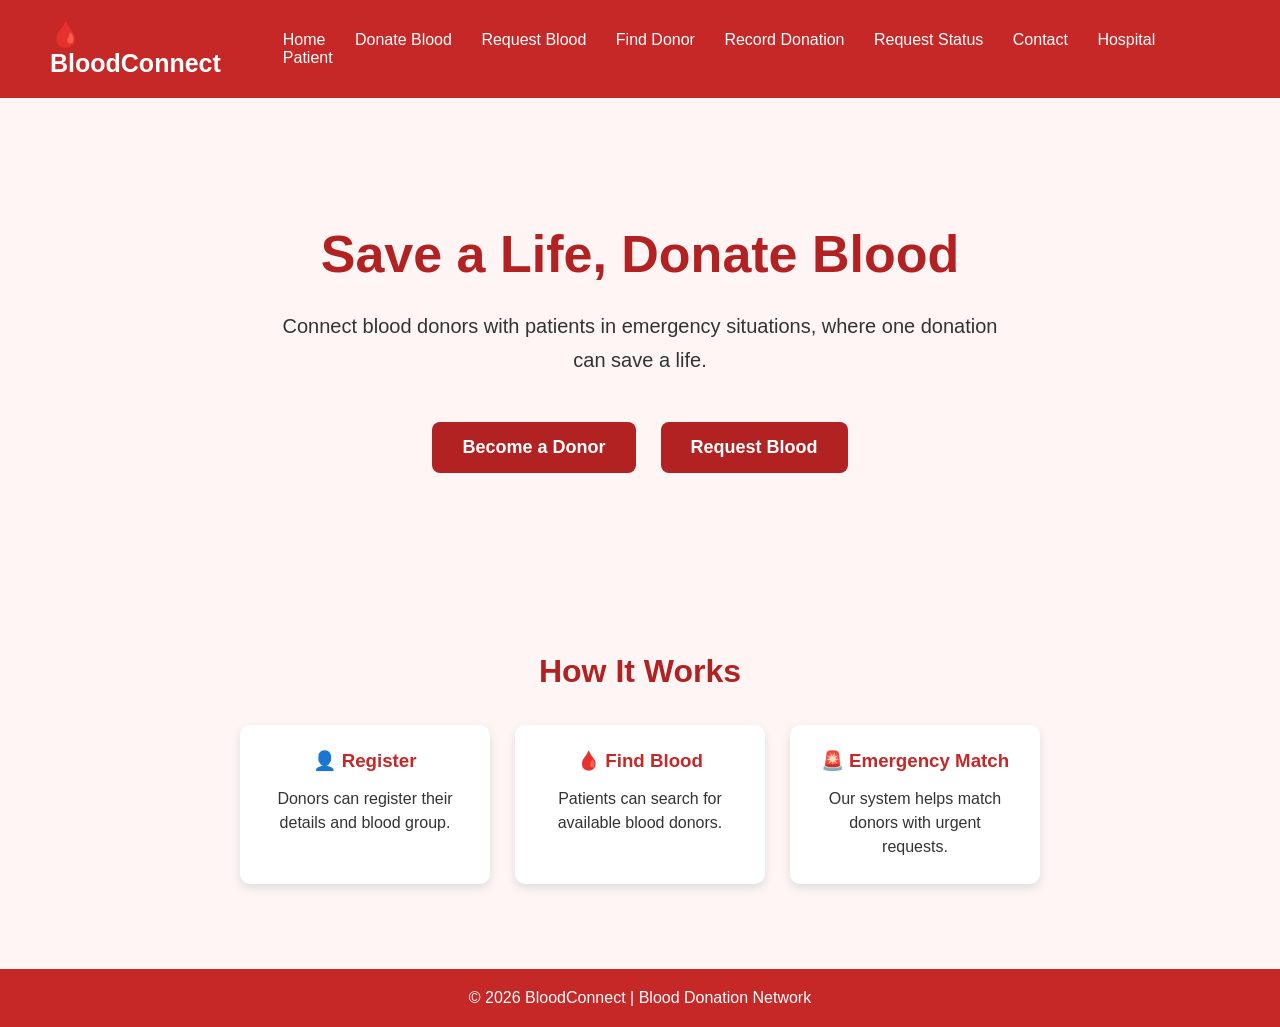
<file: BloodDonationNetwork/frontend/index.html>
<!DOCTYPE html>
<html lang="en">

<head>
    <meta charset="UTF-8">
    <meta name="viewport" content="width=device-width, initial-scale=1.0">

    <title>BloodConnect - Save a Life</title>

    <link rel="stylesheet" href="style.css">

    <style>

        .home-hero {
            min-height: 500px;
            display: flex;
            flex-direction: column;
            justify-content: center;
            align-items: center;
            text-align: center;
            padding: 60px 20px;
        }

        .home-hero h1 {
            font-size: 52px;
            margin-bottom: 25px;
            color: #b22222;
            font-weight: bold;
        }

        .home-hero p {
            font-size: 20px;
            max-width: 750px;
            line-height: 1.7;
            margin-bottom: 45px;
        }

        .home-buttons {
            display: flex;
            justify-content: center;
            gap: 25px;
        }

        .home-buttons a {
            display: inline-block;
            padding: 15px 30px;
            text-decoration: none;
            font-size: 18px;
            font-weight: bold;
            border-radius: 8px;
            background-color: #b22222;
            color: white;
        }

        .home-buttons a:hover {
            opacity: 0.85;
        }

        .how-section {
            text-align: center;
            padding: 55px 20px;
        }

        .how-section h2 {
            color: #b22222;
            font-size: 32px;
            margin-bottom: 35px;
        }

        .cards {
            display: flex;
            justify-content: center;
            gap: 25px;
            flex-wrap: wrap;
        }

        .card {
            width: 250px;
            padding: 25px;
        }

        @media (max-width: 700px) {

            .home-hero h1 {
                font-size: 38px;
            }

            .home-buttons {
                flex-direction: column;
                gap: 15px;
            }

        }

    </style>

</head>

<body>

<nav>

    <h2>🩸 BloodConnect</h2>

    <div class="nav-links">

        <a href="index.html">Home</a>
        <a href="donate.html">Donate Blood</a>
        <a href="request.html">Request Blood</a>
        <a href="find.html">Find Donor</a>
        <a href="donation.html">Record Donation</a>
        <a href="status.html">Request Status</a>
        <a href="contact.html">Contact</a>
        <a href="hospital.html">Hospital</a>
        <a href="patient.html">Patient</a>

    </div>

</nav>


<!-- HOME SECTION -->

<section class="home-hero">

    <h1>Save a Life, Donate Blood</h1>

    <p>
        Connect blood donors with patients in emergency situations,
        where one donation can save a life.
    </p>

    <div class="home-buttons">

        <a href="donate.html">Become a Donor</a>

        <a href="request.html">Request Blood</a>

    </div>

</section>


<!-- HOW IT WORKS -->

<section class="how-section">

    <h2>How It Works</h2>

    <div class="cards">

        <div class="card">

            <h3>👤 Register</h3>

            <p>
                Donors can register their details and blood group.
            </p>

        </div>


        <div class="card">

            <h3>🩸 Find Blood</h3>

            <p>
                Patients can search for available blood donors.
            </p>

        </div>


        <div class="card">

            <h3>🚨 Emergency Match</h3>

            <p>
                Our system helps match donors with urgent requests.
            </p>

        </div>

    </div>

</section>


<footer>

    <p>© 2026 BloodConnect | Blood Donation Network</p>

</footer>


</body>

</html>
</file>
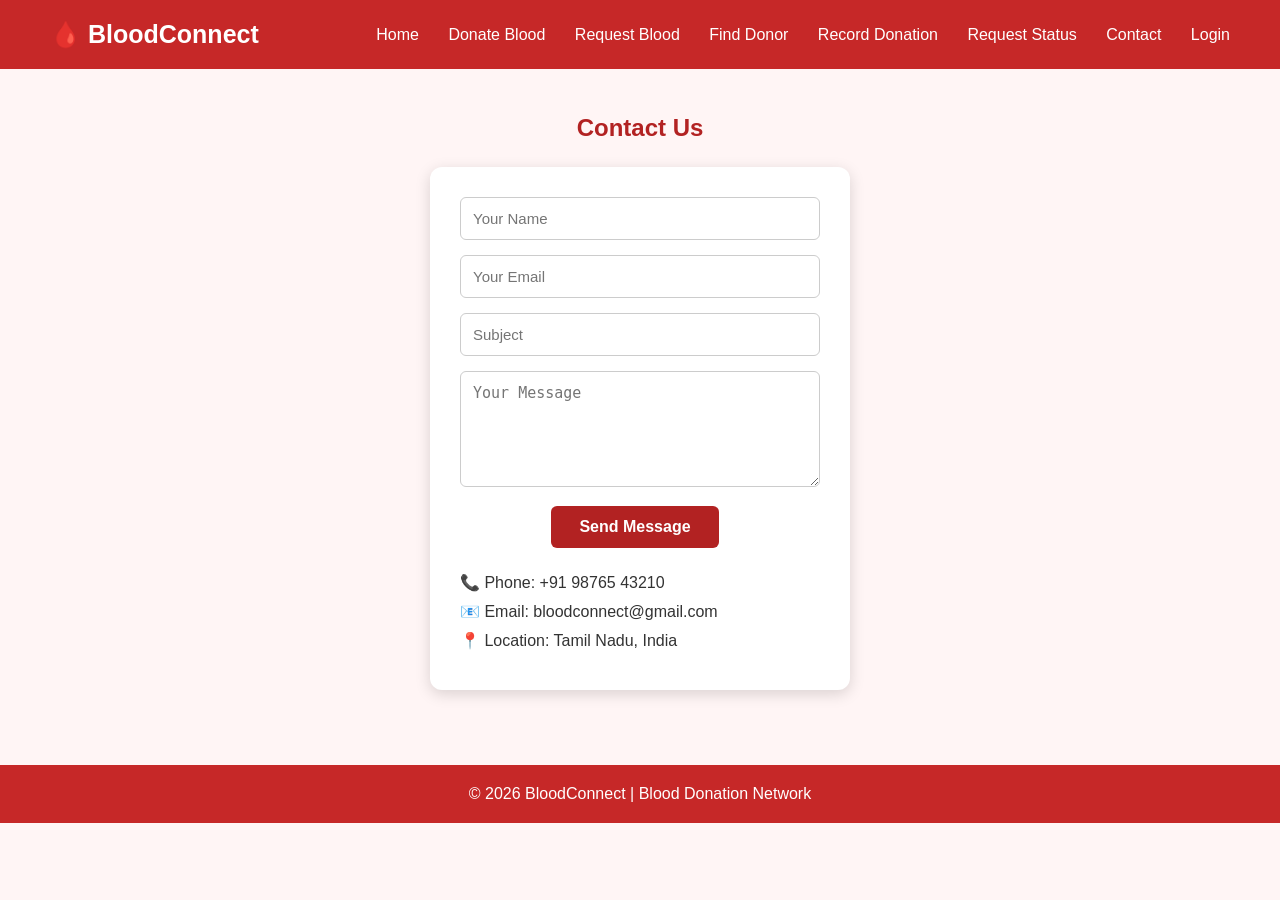
<file: BloodDonationNetwork/frontend/contact.html>
<!DOCTYPE html>
<html lang="en">

<head>

    <meta charset="UTF-8">
    <meta name="viewport" content="width=device-width, initial-scale=1.0">

    <title>Contact - BloodConnect</title>

    <link rel="stylesheet" href="style.css">

    <style>

        .contact-section {
            min-height: 600px;
            padding: 45px 20px;
            text-align: center;
        }

        .contact-section h2 {
            color: #b22222;
            margin-bottom: 25px;
        }

        .contact-card {
            width: 420px;
            max-width: 90%;
            margin: auto;
            padding: 30px;
            background: white;
            border-radius: 12px;
            box-shadow: 0 4px 15px rgba(0,0,0,0.15);
        }

        .contact-card input,
        .contact-card textarea {
            width: 100%;
            box-sizing: border-box;
            padding: 12px;
            margin-bottom: 15px;
            border: 1px solid #ccc;
            border-radius: 6px;
            font-size: 15px;
        }

        .contact-card textarea {
            resize: vertical;
        }

        .contact-card button {
            padding: 12px 28px;
            background: #b22222;
            color: white;
            border: none;
            border-radius: 6px;
            font-size: 16px;
            font-weight: bold;
            cursor: pointer;
        }

        .contact-card button:hover {
            opacity: 0.85;
        }

        .contact-info {
            margin-top: 25px;
            text-align: left;
        }

        .contact-info p {
            margin: 10px 0;
        }

    </style>

</head>


<body>

<nav>

    <h2>🩸 BloodConnect</h2>

    <div class="nav-links">

        <a href="index.html">Home</a>

        <a href="donate.html">Donate Blood</a>

        <a href="request.html">Request Blood</a>

        <a href="find.html">Find Donor</a>

        <a href="donation.html">Record Donation</a>

        <a href="status.html">Request Status</a>

        <a href="contact.html">Contact</a>

        <a href="login.html">Login</a>

    </div>

</nav>


<section class="contact-section">

    <h2>Contact Us</h2>

    <div class="contact-card">

        <form onsubmit="sendMessage(event)">

            <input
                type="text"
                id="name"
                placeholder="Your Name"
                required
            >

            <input
                type="email"
                id="email"
                placeholder="Your Email"
                required
            >

            <input
                type="text"
                id="subject"
                placeholder="Subject"
                required
            >

            <textarea
                id="message"
                rows="5"
                placeholder="Your Message"
                required
            ></textarea>

            <button type="submit">
                Send Message
            </button>

        </form>


        <div class="contact-info">

            <p>📞 Phone: +91 98765 43210</p>

            <p>📧 Email: bloodconnect@gmail.com</p>

            <p>📍 Location: Tamil Nadu, India</p>

        </div>

    </div>

</section>


<footer>

    <p>© 2026 BloodConnect | Blood Donation Network</p>

</footer>


<script>

function sendMessage(event) {

    event.preventDefault();

    alert("Message sent successfully!");

    document.getElementById("name").value = "";
    document.getElementById("email").value = "";
    document.getElementById("subject").value = "";
    document.getElementById("message").value = "";

}

</script>


</body>

</html>
</file>
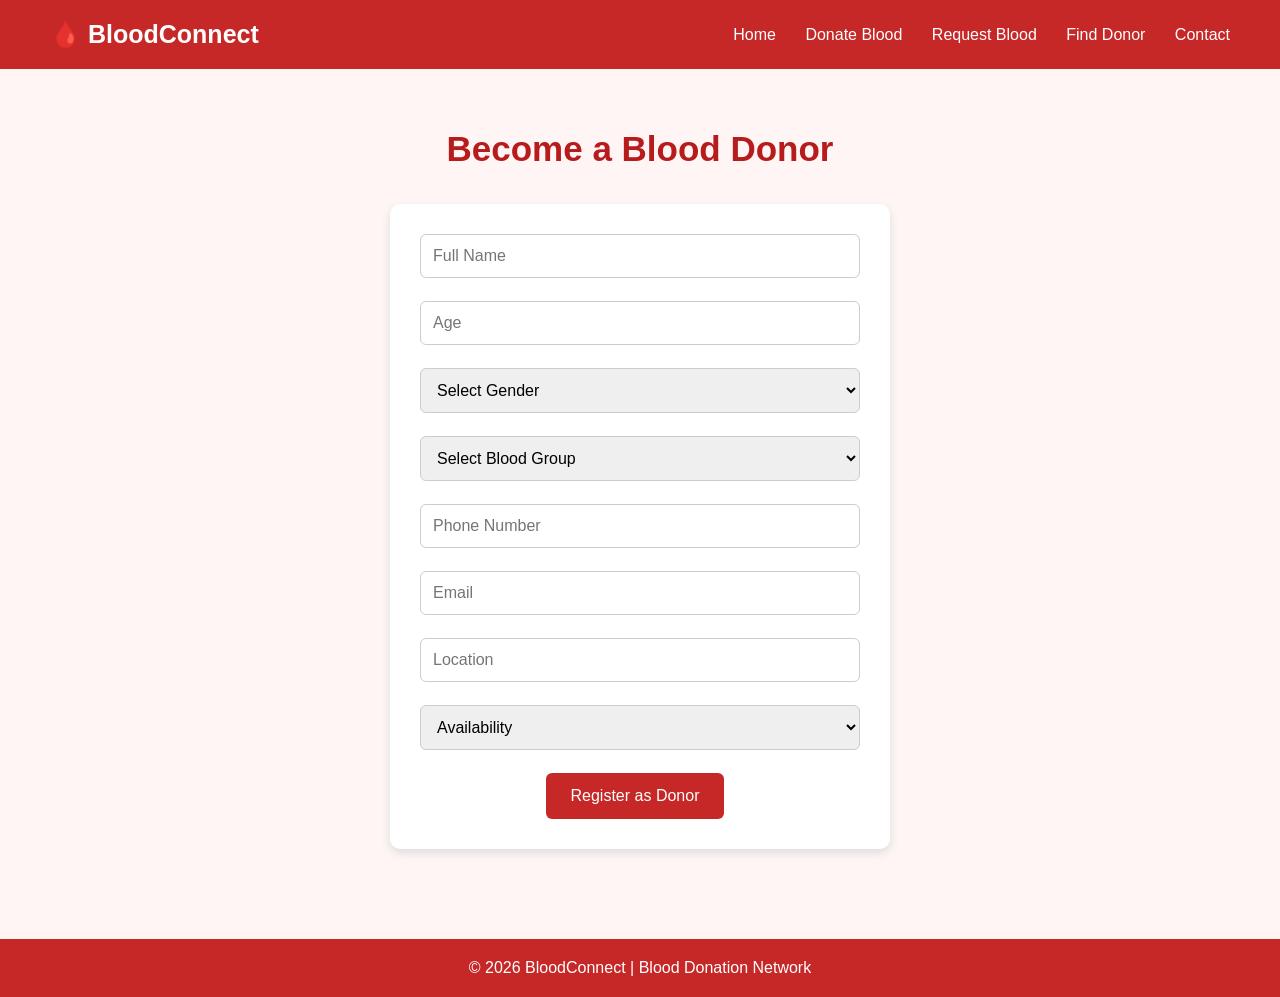
<file: BloodDonationNetwork/frontend/donate.html>
<!DOCTYPE html>
<html lang="en">
<head>
    <meta charset="UTF-8">
    <meta name="viewport" content="width=device-width, initial-scale=1.0">
    <title>Donate Blood - BloodConnect</title>
    <link rel="stylesheet" href="style.css">
</head>

<body>

<nav>
    <h2>🩸 BloodConnect</h2>

    <div class="nav-links">
        <a href="index.html">Home</a>
        <a href="donate.html">Donate Blood</a>
        <a href="request.html">Request Blood</a>
        <a href="find.html">Find Donor</a>
        <a href="contact.html">Contact</a>
    </div>
</nav>

<section class="about">
    <h2>Become a Blood Donor</h2>

    <div class="card" style="width: 500px; margin: auto;">

        <form id="donorForm">

            <input type="text" id="name" placeholder="Full Name" required><br><br>

            <input type="number" id="age" placeholder="Age" required><br><br>

            <select id="gender" required>
                <option value="">Select Gender</option>
                <option>Male</option>
                <option>Female</option>
                <option>Other</option>
            </select><br><br>

            <select id="bloodGroup" required>
                <option value="">Select Blood Group</option>
                <option>A+</option>
                <option>A-</option>
                <option>B+</option>
                <option>B-</option>
                <option>O+</option>
                <option>O-</option>
                <option>AB+</option>
                <option>AB-</option>
            </select><br><br>

            <input type="tel" id="phone" placeholder="Phone Number" required><br><br>

            <input type="email" id="email" placeholder="Email"><br><br>

            <input type="text" id="location" placeholder="Location" required><br><br>

            <select id="availability" required>
                <option value="">Availability</option>
                <option>Available</option>
                <option>Not Available</option>
            </select><br><br>

            <button type="submit">Register as Donor</button>

        </form>

    </div>
</section>

<footer>
    <p>© 2026 BloodConnect | Blood Donation Network</p>
</footer>

<script>
document.getElementById("donorForm").addEventListener("submit", function(event) {

    event.preventDefault();

    const donor = {
        name: document.getElementById("name").value,
        age: document.getElementById("age").value,
        gender: document.getElementById("gender").value,
        bloodGroup: document.getElementById("bloodGroup").value,
        phone: document.getElementById("phone").value,
        email: document.getElementById("email").value,
        location: document.getElementById("location").value,
        availability: document.getElementById("availability").value
    };

    fetch("https://blooddonation-network.onrender.com/donors", {
        method: "POST",
        headers: {
            "Content-Type": "application/json"
        },
        body: JSON.stringify(donor)
    })
    .then(response => response.json())
    .then(data => {

        alert("Donor registered successfully!");

        // Success message-la OK click pannina Home page-ku pogum
        window.location.href = "index.html";

    })
    .catch(error => {
        alert("Error registering donor!");
        console.error(error);
    });

});
</script>

</body>
</html>
</file>
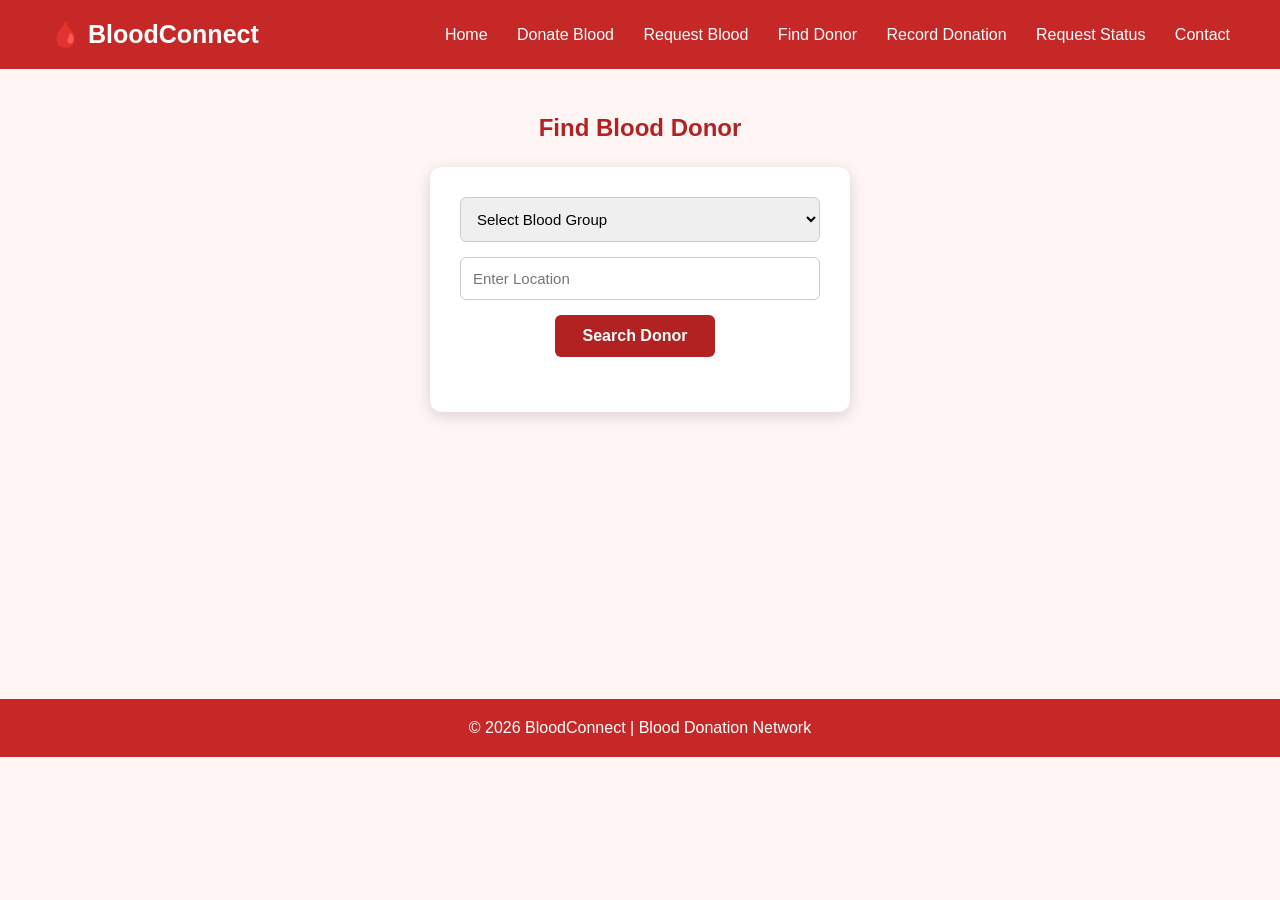
<file: BloodDonationNetwork/frontend/donation.html>
<!DOCTYPE html>
<html lang="en">

<head>
    <meta charset="UTF-8">
    <meta name="viewport" content="width=device-width, initial-scale=1.0">

    <title>Record Donation - BloodConnect</title>

    <link rel="stylesheet" href="style.css">

    <style>

        .donation-section {
            min-height: 600px;
            padding: 45px 20px;
            text-align: center;
        }

        .donation-section h2 {
            color: #b22222;
            margin-bottom: 25px;
        }

        .donation-card {
            width: 450px;
            max-width: 90%;
            margin: auto;
            padding: 30px;
            background: white;
            border-radius: 12px;
            box-shadow: 0 4px 15px rgba(0,0,0,0.15);
            text-align: left;
        }

        .donation-card h3 {
            color: #b22222;
            margin-top: 0;
        }

        .donation-card p {
            margin: 12px 0;
        }

        .donation-card input {
            width: 100%;
            box-sizing: border-box;
            padding: 12px;
            margin-top: 10px;
            border: 1px solid #ccc;
            border-radius: 6px;
            font-size: 15px;
        }

        .donate-btn {
            margin-top: 20px;
            padding: 12px 25px;
            background: #b22222;
            color: white;
            border: none;
            border-radius: 6px;
            font-weight: bold;
            cursor: pointer;
        }

        .donate-btn:hover {
            opacity: 0.85;
        }

    </style>

</head>

<body>

<nav>

    <h2>🩸 BloodConnect</h2>

    <div class="nav-links">

        <a href="index.html">Home</a>
        <a href="donate.html">Donate Blood</a>
        <a href="request.html">Request Blood</a>
        <a href="find.html">Find Donor</a>
        <a href="donor-requests.html">Donation Requests</a>
        <a href="donation.html">Record Donation</a>
        <a href="status.html">Request Status</a>
        <a href="contact.html">Contact</a>

    </div>

</nav>


<section class="donation-section">

    <h2>Record Blood Donation</h2>

    <div class="donation-card">

        <h3>🩸 Donation Details</h3>

        <p>
            <strong>Donor:</strong>
            <span id="donorName"></span>
        </p>

        <p>
            <strong>Patient:</strong>
            <span id="patientName"></span>
        </p>

        <p>
            <strong>Blood Group:</strong>
            <span id="bloodGroup"></span>
        </p>

        <p>
            <strong>Hospital:</strong>
            <span id="hospitalName"></span>
        </p>

        <label>
            <strong>Units Donated:</strong>
        </label>

        <input
            type="number"
            id="units"
            value="1"
            min="1"
            required
        >

        <button
            class="donate-btn"
            onclick="recordDonation()">

            Record Donation

        </button>

    </div>

</section>


<footer>

    <p>© 2026 BloodConnect | Blood Donation Network</p>

</footer>


<script>

/* Get request details */

const requestId =
    sessionStorage.getItem("requestId");

const patientName =
    sessionStorage.getItem("patientName");

const bloodGroup =
    sessionStorage.getItem("bloodGroup");

const hospitalName =
    sessionStorage.getItem("hospitalName");


/* Get selected donor */

const savedDonor =
    sessionStorage.getItem("selectedDonor");


if (!requestId || !savedDonor) {

    alert(
        "Donation details not found!"
    );

    window.location.href =
        "find.html";

}


/* Display donor and request details */

const donor =
    JSON.parse(savedDonor);


document.getElementById("donorName").textContent =
    donor.name;

document.getElementById("patientName").textContent =
    patientName;

document.getElementById("bloodGroup").textContent =
    bloodGroup;

document.getElementById("hospitalName").textContent =
    hospitalName;



/* RECORD DONATION */

async function recordDonation() {

    const units =
        document.getElementById("units").value;


    if (units === "" || units <= 0) {

        alert(
            "Please enter valid units!"
        );

        return;

    }


    const donation = {

        donorId: donor.donorId,

        requestId: parseInt(requestId),

        donationDate:
            new Date()
                .toISOString()
                .split("T")[0],

        unitsDonated:
            parseInt(units),

        matchStatus:
            "Matched"

    };


    try {

        /* Step 1: Save donation */

        const donationResponse =
            await fetch(
               "https://blooddonation-network.onrender.com/donations",
                {
                    method: "POST",

                    headers: {
                        "Content-Type":
                            "application/json"
                    },

                    body:
                        JSON.stringify(donation)

                }
            );


        if (!donationResponse.ok) {

            throw new Error(
                "Failed to record donation"
            );

        }


        /* Step 2: Update actual request */

        const statusResponse =
            await fetch(
               "https://blooddonation-network.onrender.com/blood-requests/" +
                requestId +
                "/status?status=Fulfilled",
                {
                    method: "PUT"
                }
            );


        if (!statusResponse.ok) {

            throw new Error(
                "Failed to update request status"
            );

        }


        /* Step 3: Success */

        alert(
            "Donation recorded successfully!"
        );


        window.location.href =
            "status.html?status=Fulfilled&donorName=" +
            encodeURIComponent(donor.name);

    }

    catch (error) {

        console.error(error);

        alert(
            "Error recording donation!"
        );

    }

}

</script>

</body>

</html>
</file>
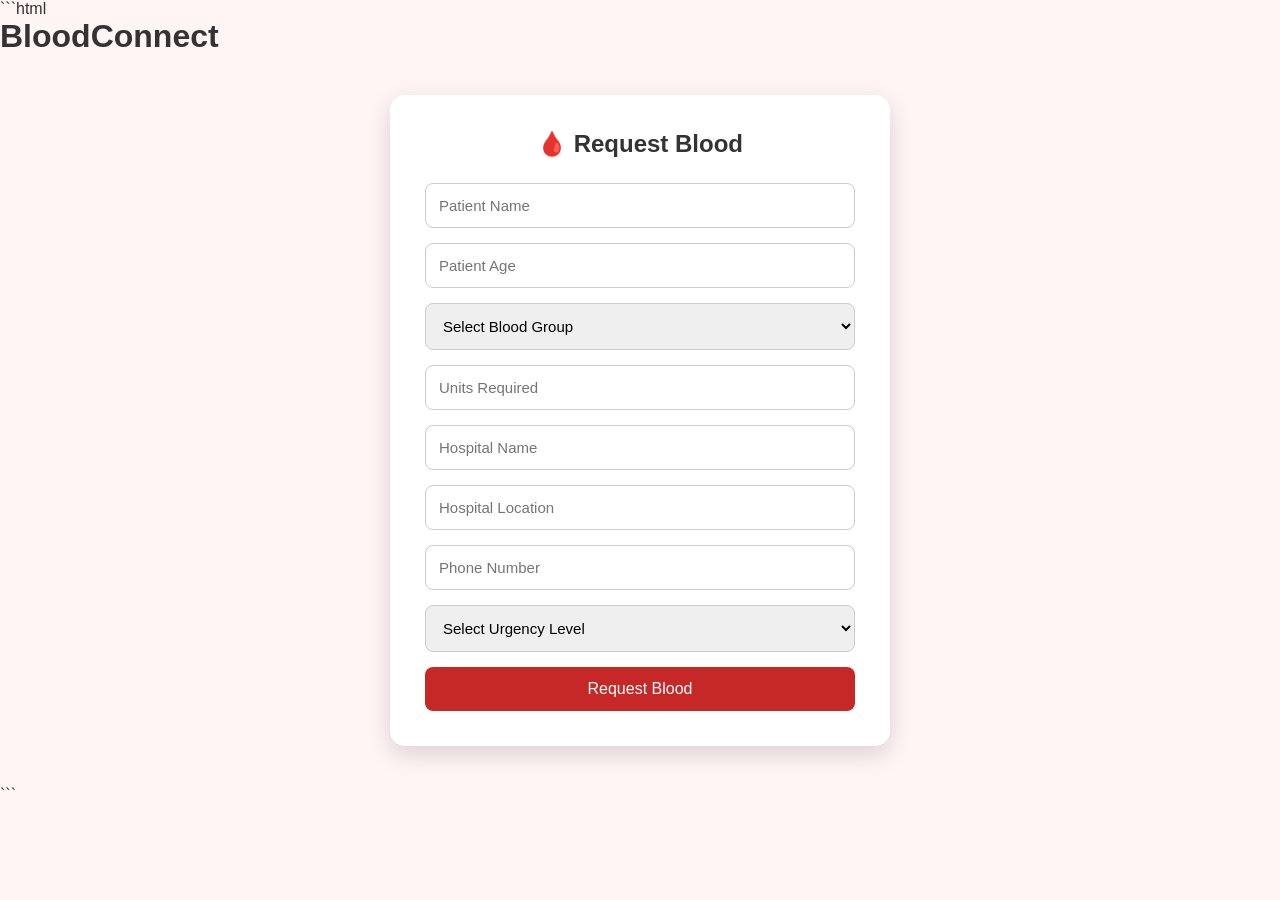
<file: BloodDonationNetwork/frontend/donor-requests.html>
<!DOCTYPE html>
<html lang="en">

<head>
    <meta charset="UTF-8">
    <meta name="viewport" content="width=device-width, initial-scale=1.0">

    <title>Donation Requests - BloodConnect</title>

    <link rel="stylesheet" href="style.css">

    <style>

        .request-section {
            min-height: 600px;
            padding: 45px 20px;
            text-align: center;
        }

        .request-section h2 {
            color: #b22222;
            margin-bottom: 25px;
        }

        .request-card {
            width: 450px;
            max-width: 90%;
            margin: auto;
            padding: 30px;
            background: white;
            border-radius: 12px;
            box-shadow: 0 4px 15px rgba(0,0,0,0.15);
            text-align: left;
        }

        .request-card h3 {
            color: #b22222;
            margin-top: 0;
        }

        .request-card p {
            margin: 12px 0;
        }

        .accept-btn,
        .reject-btn {
            padding: 10px 18px;
            border: none;
            border-radius: 6px;
            color: white;
            font-weight: bold;
            cursor: pointer;
            margin-top: 15px;
            margin-right: 8px;
        }

        .accept-btn {
            background: green;
        }

        .reject-btn {
            background: #b22222;
        }

        .accept-btn:hover,
        .reject-btn:hover {
            opacity: 0.85;
        }

    </style>

</head>

<body>

<nav>

    <h2>🩸 BloodConnect</h2>

    <div class="nav-links">

        <a href="index.html">Home</a>
        <a href="donate.html">Donate Blood</a>
        <a href="request.html">Request Blood</a>
        <a href="find.html">Find Donor</a>
        <a href="donation.html">Record Donation</a>
        <a href="status.html">Request Status</a>
        <a href="contact.html">Contact</a>

    </div>

</nav>


<section class="request-section">

    <h2>Blood Donation Request</h2>

    <div class="request-card">

        <h3>🩸 Donor Request</h3>

        <p>
            <strong>Donor:</strong>
            <span id="donorName"></span>
        </p>

        <p>
            <strong>Blood Group:</strong>
            <span id="bloodGroup"></span>
        </p>

        <p>
            <strong>Location:</strong>
            <span id="location"></span>
        </p>

        <p>
            <strong>Phone:</strong>
            <span id="phone"></span>
        </p>

        <p>
            <strong>Email:</strong>
            <span id="email"></span>
        </p>

        <p>
            <strong>Patient:</strong>
            <span id="patientName"></span>
        </p>

        <p>
            <strong>Units Required:</strong>
            <span id="unitsRequired"></span>
        </p>

        <p>
            <strong>Hospital:</strong>
            <span id="hospitalName"></span>
        </p>

        <p>
            <strong>Hospital Location:</strong>
            <span id="hospitalLocation"></span>
        </p>

        <p>
            <strong>Urgency:</strong>
            <span id="urgencyLevel"></span>
        </p>

        <button
            class="accept-btn"
            onclick="acceptRequest()">

            Accept Request

        </button>

        <button
            class="reject-btn"
            onclick="rejectRequest()">

            Reject Request

        </button>

    </div>

</section>


<footer>

    <p>© 2026 BloodConnect | Blood Donation Network</p>

</footer>


<script>

/* Get selected donor */

const savedDonor =
    sessionStorage.getItem("selectedDonor");


/* Get actual request details */

const requestId =
    sessionStorage.getItem("requestId");

const patientName =
    sessionStorage.getItem("patientName");

const bloodGroup =
    sessionStorage.getItem("bloodGroup");

const unitsRequired =
    sessionStorage.getItem("unitsRequired");

const hospitalName =
    sessionStorage.getItem("hospitalName");

const hospitalLocation =
    sessionStorage.getItem("hospitalLocation");

const urgencyLevel =
    sessionStorage.getItem("urgencyLevel");


/* Check donor */

if (!savedDonor) {

    alert("Donor details not found!");

    window.location.href =
        "find.html";

}


/* Check request */

if (!requestId) {

    alert("Blood request details not found!");

    window.location.href =
        "request.html";

}


/* Display donor */

if (savedDonor) {

    const donor =
        JSON.parse(savedDonor);

    document.getElementById("donorName").textContent =
        donor.name;

    document.getElementById("bloodGroup").textContent =
        donor.bloodGroup;

    document.getElementById("location").textContent =
        donor.location;

    document.getElementById("phone").textContent =
        donor.phone;

    document.getElementById("email").textContent =
        donor.email;

}


/* Display request details */

document.getElementById("patientName").textContent =
    patientName || "";

document.getElementById("unitsRequired").textContent =
    unitsRequired || "";

document.getElementById("hospitalName").textContent =
    hospitalName || "";

document.getElementById("hospitalLocation").textContent =
    hospitalLocation || "";

document.getElementById("urgencyLevel").textContent =
    urgencyLevel || "";


/* ACCEPT REQUEST */

async function acceptRequest() {

    const donor =
        JSON.parse(
            sessionStorage.getItem("selectedDonor")
        );

    try {

        const response =
            await fetch(
"https://blooddonation-network.onrender.com/blood-requests/" +
                requestId +
                "/status?status=Matched",
                {
                    method: "PUT"
                }
            );

if (!response.ok) {
    const errorText = await response.text();
    console.log("Backend error:", response.status, errorText);
    alert("Backend error: " + response.status + " - " + errorText);
    return;
}
        alert(
            "Donation request accepted by " +
            donor.name + "!"
        );

        window.location.href =
            "status.html?status=Matched&donorName=" +
            encodeURIComponent(donor.name);

    }

    catch (error) {

        console.error(error);

        alert(
            "Error accepting donation request!"
        );

    }

}


/* REJECT REQUEST */

async function rejectRequest() {

    const donor =
        JSON.parse(
            sessionStorage.getItem("selectedDonor")
        );

    try {

        const response =
            await fetch(
                "https://blooddonation-network.onrender.com/blood-requests/" +
                requestId +
                "/status?status=Rejected",
                {
                    method: "PUT"
                }
            );

        if (!response.ok) {

            throw new Error(
                "Failed to update request status"
            );

        }

        alert(
            "Donation request rejected by " +
            donor.name + "!"
        );

        sessionStorage.removeItem(
            "selectedDonor"
        );

        window.location.href =
            "status.html?status=Rejected&donorName=" +
            encodeURIComponent(donor.name);

    }

    catch (error) {

        console.error(error);

        alert(
            "Error rejecting donation request!"
        );

    }

}

</script>

</body>

</html>
</file>
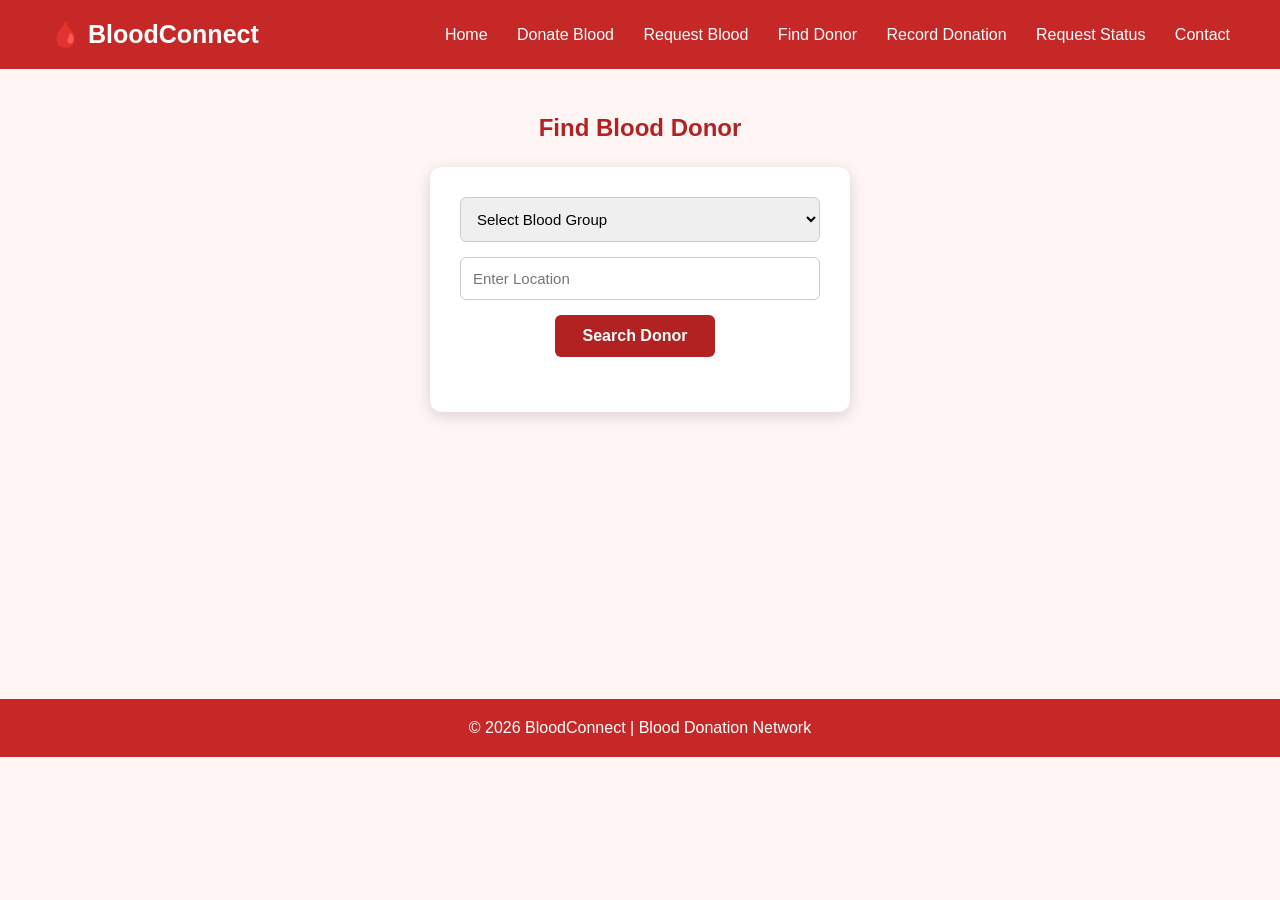
<file: BloodDonationNetwork/frontend/find.html>
<!DOCTYPE html>
<html lang="en">

<head>
    <meta charset="UTF-8">
    <meta name="viewport" content="width=device-width, initial-scale=1.0">

    <title>Find Donor - BloodConnect</title>

    <link rel="stylesheet" href="style.css">

    <style>

        .find-section {
            min-height: 600px;
            padding: 45px 20px;
            text-align: center;
        }

        .find-section h2 {
            color: #b22222;
            margin-bottom: 25px;
        }

        .find-card {
            width: 420px;
            max-width: 90%;
            margin: auto;
            padding: 30px;
            background: white;
            border-radius: 12px;
            box-shadow: 0 4px 15px rgba(0,0,0,0.15);
        }

        .find-card select,
        .find-card input {
            width: 100%;
            box-sizing: border-box;
            padding: 12px;
            margin-bottom: 15px;
            border: 1px solid #ccc;
            border-radius: 6px;
            font-size: 15px;
        }

        .find-card button {
            padding: 12px 28px;
            background: #b22222;
            color: white;
            border: none;
            border-radius: 6px;
            font-size: 16px;
            font-weight: bold;
            cursor: pointer;
        }

        .find-card button:hover {
            opacity: 0.85;
        }

        #result {
            margin-top: 25px;
        }

        .donor-card {
            margin: 15px auto;
            padding: 18px;
            background: #f9f9f9;
            border-radius: 8px;
            text-align: left;
            border: 1px solid #ddd;
            cursor: pointer;
        }

        .donor-card:hover {
            background: #fff0f0;
        }

        .donor-card h3 {
            color: #b22222;
            margin-top: 0;
        }

        .donor-details {
            display: none;
            margin-top: 15px;
            padding-top: 15px;
            border-top: 1px solid #ddd;
        }

        .request-btn {
            margin-top: 10px;
            padding: 10px 18px;
            background: #b22222;
            color: white;
            border: none;
            border-radius: 6px;
            font-weight: bold;
            cursor: pointer;
        }

    </style>

</head>

<body>

<nav>

    <h2>🩸 BloodConnect</h2>

    <div class="nav-links">

        <a href="index.html">Home</a>
        <a href="donate.html">Donate Blood</a>
        <a href="request.html">Request Blood</a>
        <a href="find.html">Find Donor</a>
        <a href="donation.html">Record Donation</a>
        <a href="status.html">Request Status</a>
        <a href="contact.html">Contact</a>

    </div>

</nav>


<section class="find-section">

    <h2>Find Blood Donor</h2>

    <div class="find-card">

        <select id="bloodGroup" required>

            <option value="">Select Blood Group</option>

            <option value="A+">A+</option>
            <option value="A-">A-</option>
            <option value="B+">B+</option>
            <option value="B-">B-</option>
            <option value="AB+">AB+</option>
            <option value="AB-">AB-</option>
            <option value="O+">O+</option>
            <option value="O-">O-</option>

        </select>

        <input
            type="text"
            id="location"
            placeholder="Enter Location"
            required
        >

        <button onclick="findDonor()">
            Search Donor
        </button>

        <div id="result"></div>

    </div>

</section>


<footer>

    <p>© 2026 BloodConnect | Blood Donation Network</p>

</footer>


<script>

function findDonor() {

    const bloodGroup =
        document.getElementById("bloodGroup").value;

    const location =
        document.getElementById("location").value.trim();

    if (bloodGroup === "" || location === "") {

        alert("Please select blood group and enter location!");

        return;
    }

const url =
    "https://blooddonation-network.onrender.com/match?bloodGroup="
        + encodeURIComponent(bloodGroup)
        + "&location="
        + encodeURIComponent(location);

    fetch(url)

        .then(response => {

            if (!response.ok) {
                throw new Error("Backend error");
            }

            return response.json();

        })

        .then(donors => {

            const result =
                document.getElementById("result");

            if (donors.length === 0) {

                result.innerHTML =
                    "<p>No donor found.</p>";

                return;
            }

            result.innerHTML = "";

            donors.forEach((donor, index) => {

                result.innerHTML += `

                    <div class="donor-card"
                         onclick="showDetails(${index})">

                        <h3>${donor.name}</h3>

                        <p>
                            Blood Group: ${donor.bloodGroup}
                        </p>

                        <p>
                            Location: ${donor.location}
                        </p>

                        <div
                            class="donor-details"
                            id="details-${index}">

                            <p>
                                Phone: ${donor.phone}
                            </p>

                            <p>
                                Email: ${donor.email}
                            </p>

                            <p>
                                Status: ${donor.availability}
                            </p>

                            <button
                                class="request-btn"
                                onclick="requestDonor(
                                    event,
                                    ${donor.donorId},
                                    '${donor.name}',
                                    '${donor.bloodGroup}',
                                    '${donor.location}',
                                    '${donor.phone}',
                                    '${donor.email}',
                                    '${donor.availability}'
                                )">

                                Request This Donor

                            </button>

                        </div>

                    </div>

                `;

            });

        })

        .catch(error => {

            console.error(error);

            alert("Error finding donor!");

        });

}


function showDetails(index) {

    const details =
        document.getElementById("details-" + index);

    if (details.style.display === "block") {

        details.style.display = "none";

    } else {

        details.style.display = "block";

    }

}


function requestDonor(
    event,
    donorId,
    donorName,
    bloodGroup,
    location,
    phone,
    email,
    availability
) {

    event.stopPropagation();

    const selectedDonor = {

        donorId: donorId,
        name: donorName,
        bloodGroup: bloodGroup,
        location: location,
        phone: phone,
        email: email,
        availability: availability

    };

    sessionStorage.setItem(
        "selectedDonor",
        JSON.stringify(selectedDonor)
    );
    sessionStorage.setItem(
    "requestId",
    new URLSearchParams(window.location.search).get("requestId")
        || sessionStorage.getItem("requestId")
);

    alert(
        "Blood request sent to " + donorName + "!"
    );

    window.location.href =
        "donor-requests.html";

}

</script>

</body>

</html>
</file>
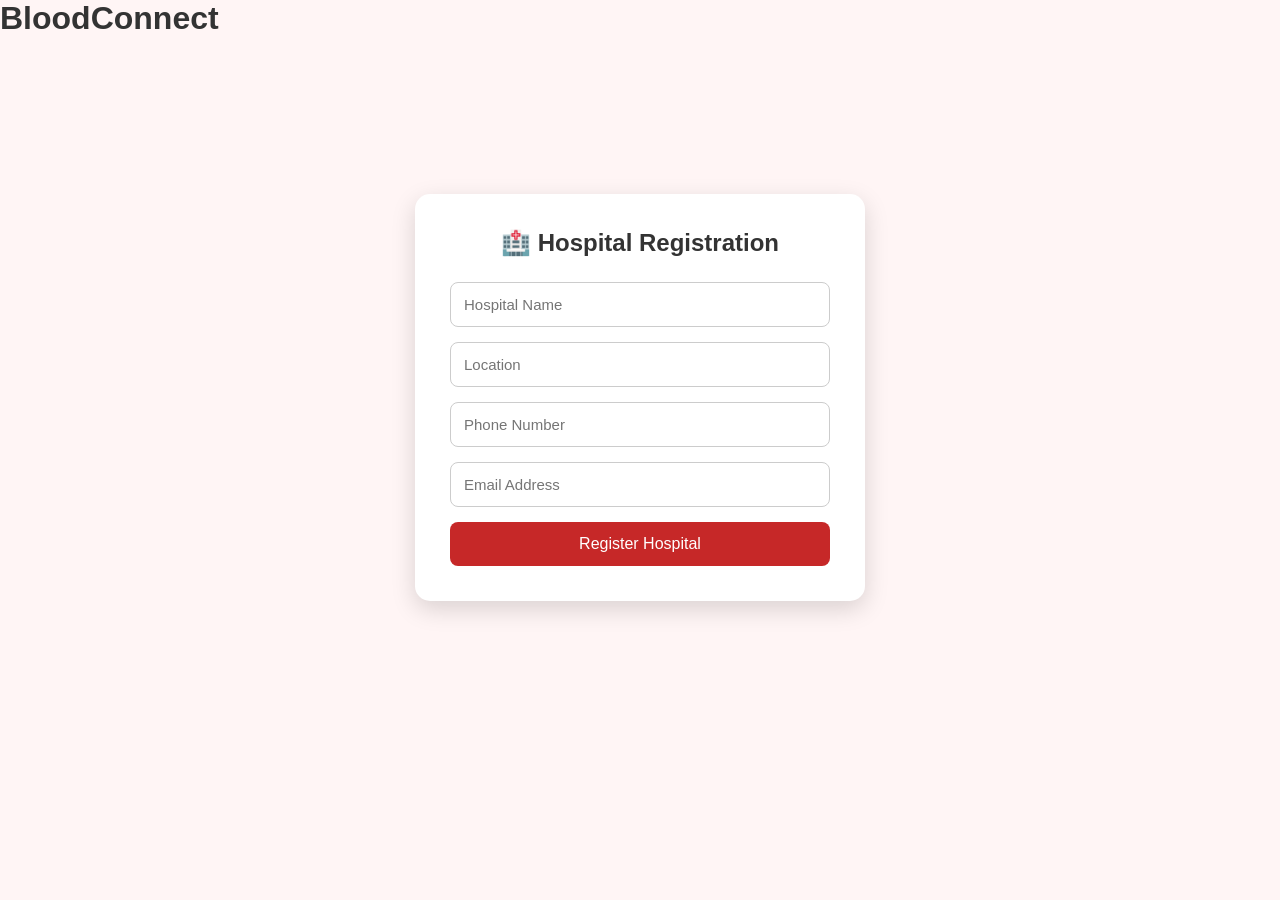
<file: BloodDonationNetwork/frontend/hospital.html>
<!DOCTYPE html>
<html lang="en">
<head>
    <meta charset="UTF-8">
    <meta name="viewport" content="width=device-width, initial-scale=1.0">
    <title>Hospital Registration - BloodConnect</title>

    <link rel="stylesheet" href="style.css">

    <style>
        .hospital-container {
            min-height: 80vh;
            display: flex;
            justify-content: center;
            align-items: center;
            padding: 40px 20px;
        }

        .hospital-card {
            width: 100%;
            max-width: 450px;
            background: white;
            padding: 35px;
            border-radius: 15px;
            box-shadow: 0 8px 25px rgba(0, 0, 0, 0.15);
        }

        .hospital-card h2 {
            text-align: center;
            margin-bottom: 25px;
        }

        .hospital-card input {
            width: 100%;
            padding: 13px;
            margin-bottom: 15px;
            border: 1px solid #ccc;
            border-radius: 8px;
            box-sizing: border-box;
            font-size: 15px;
        }

        .hospital-card button {
            width: 100%;
            padding: 13px;
            border: none;
            border-radius: 8px;
            font-size: 16px;
            cursor: pointer;
        }
    </style>
</head>

<body>

<header>
    <h1>BloodConnect</h1>
</header>

<div class="hospital-container">

    <div class="hospital-card">

        <h2>🏥 Hospital Registration</h2>

        <form id="hospitalForm">

            <input
                type="text"
                id="hospitalName"
                placeholder="Hospital Name"
                required
            >

            <input
                type="text"
                id="location"
                placeholder="Location"
                required
            >

            <input
                type="tel"
                id="phone"
                placeholder="Phone Number"
                required
            >

            <input
                type="email"
                id="email"
                placeholder="Email Address"
                required
            >

            <button type="submit">
                Register Hospital
            </button>

        </form>

    </div>

</div>

<script>
document.getElementById("hospitalForm").addEventListener("submit", async function(e) {

    e.preventDefault();

    const hospital = {
        hospitalName: document.getElementById("hospitalName").value,
        location: document.getElementById("location").value,
        phone: document.getElementById("phone").value,
        email: document.getElementById("email").value
    };

    const response = await fetch("http://localhost:8080/hospitals", {
        method: "POST",
        headers: {
            "Content-Type": "application/json"
        },
        body: JSON.stringify(hospital)
    });

    if (response.ok) {
        alert("Hospital registered successfully!");
        document.getElementById("hospitalForm").reset();
    } else {
        alert("Failed to register hospital.");
    }

});
</script>

</body>
</html>
</file>
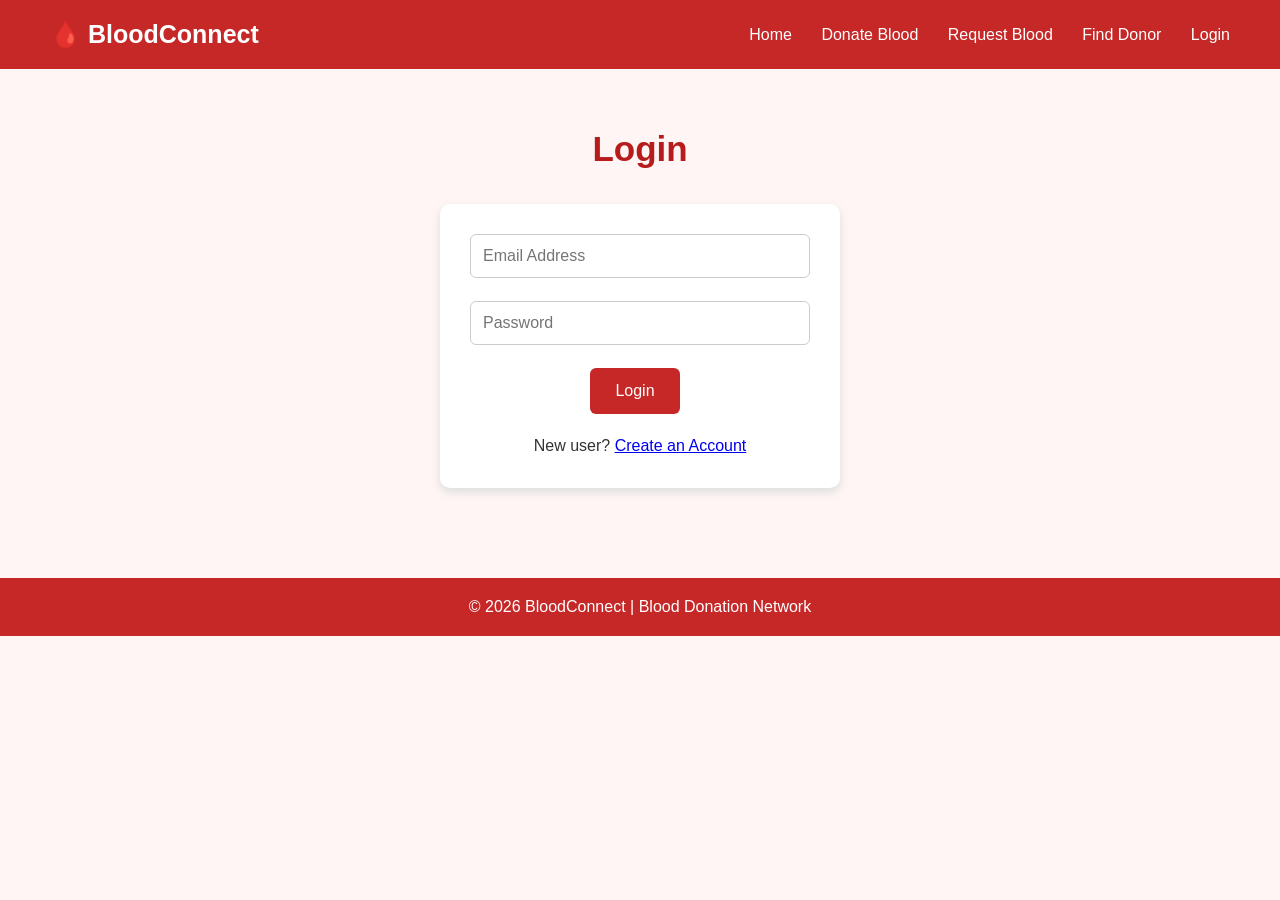
<file: BloodDonationNetwork/frontend/login.html>
<!DOCTYPE html>
<html lang="en">
<head>
    <meta charset="UTF-8">
    <meta name="viewport" content="width=device-width, initial-scale=1.0">
    <title>Login - BloodConnect</title>
    <link rel="stylesheet" href="style.css">
</head>

<body>

<nav>
    <h2>🩸 BloodConnect</h2>

    <div class="nav-links">
        <a href="index.html">Home</a>
        <a href="donate.html">Donate Blood</a>
        <a href="request.html">Request Blood</a>
        <a href="find.html">Find Donor</a>
        <a href="login.html">Login</a>
    </div>
</nav>

<section class="about">
    <h2>Login</h2>

    <div class="card" style="width: 400px; margin: auto;">

        <form onsubmit="loginUser(event)">
            <input type="email" id="email" placeholder="Email Address" required>

<br><br>

<input type="password" id="password" placeholder="Password" required>

            <br><br>

            <button type="submit">Login</button>

        </form>

        <p style="margin-top: 20px;">
            New user? <a href="signup.html">Create an Account</a>
        </p>

    </div>
</section>

<footer>
    <p>© 2026 BloodConnect | Blood Donation Network</p>
</footer>
<script>

function loginUser(event) {

    event.preventDefault();

    const email = document.getElementById("email").value;
    const password = document.getElementById("password").value;

    fetch("http://localhost:8080/users")
        .then(response => response.json())
        .then(users => {

            const user = users.find(u =>
                u.email === email && u.password === password
            );

            if (user) {
                alert("Login successful!");
                window.location.href = "index.html";
            } else {
                alert("Invalid email or password!");
            }

        })
        .catch(error => {
            alert("Error during login!");
            console.error(error);
        });
}

</script>
</html>
</file>
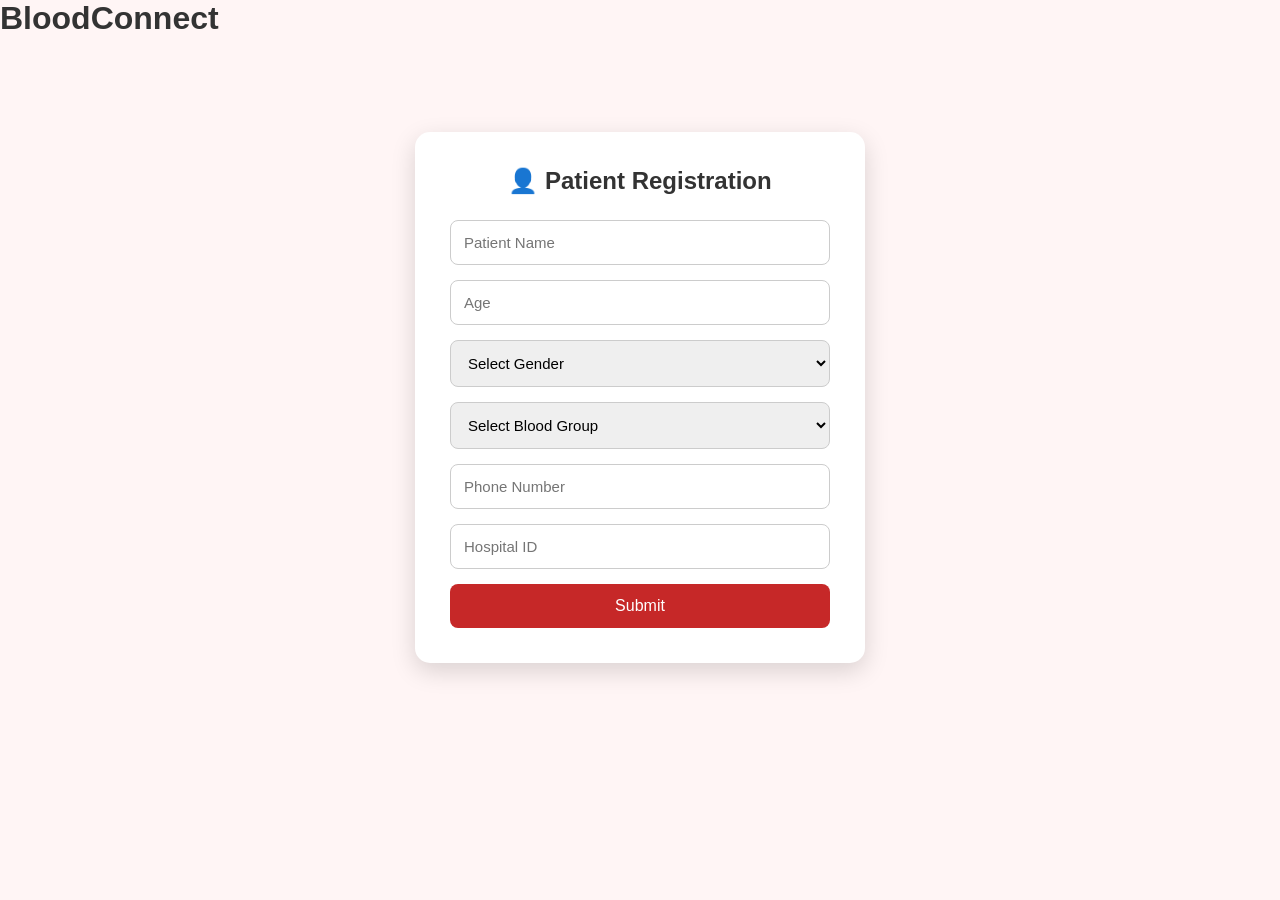
<file: BloodDonationNetwork/frontend/patient.html>
<!DOCTYPE html>
<html lang="en">

<head>
    <meta charset="UTF-8">
    <meta name="viewport" content="width=device-width, initial-scale=1.0">

    <title>Patient Registration - BloodConnect</title>

    <link rel="stylesheet" href="style.css">

    <style>
        .patient-container {
            min-height: 80vh;
            display: flex;
            justify-content: center;
            align-items: center;
            padding: 40px 20px;
        }

        .patient-card {
            width: 100%;
            max-width: 450px;
            background: white;
            padding: 35px;
            border-radius: 15px;
            box-shadow: 0 8px 25px rgba(0, 0, 0, 0.15);
        }

        .patient-card h2 {
            text-align: center;
            margin-bottom: 25px;
        }

        .patient-card input,
        .patient-card select {
            width: 100%;
            padding: 13px;
            margin-bottom: 15px;
            border: 1px solid #ccc;
            border-radius: 8px;
            box-sizing: border-box;
            font-size: 15px;
        }

        .patient-card button {
            width: 100%;
            padding: 13px;
            border: none;
            border-radius: 8px;
            font-size: 16px;
            cursor: pointer;
        }
    </style>
</head>

<body>

<header>
    <h1>BloodConnect</h1>
</header>

<div class="patient-container">

    <div class="patient-card">

        <h2>👤 Patient Registration</h2>

        <form id="patientForm">

            <input
                type="text"
                id="name"
                placeholder="Patient Name"
                required
            >

            <input
                type="number"
                id="age"
                placeholder="Age"
                required
            >

            <select id="gender" required>
                <option value="">Select Gender</option>
                <option value="Male">Male</option>
                <option value="Female">Female</option>
                <option value="Other">Other</option>
            </select>

            <select id="bloodGroup" required>
                <option value="">Select Blood Group</option>
                <option value="A+">A+</option>
                <option value="A-">A-</option>
                <option value="B+">B+</option>
                <option value="B-">B-</option>
                <option value="O+">O+</option>
                <option value="O-">O-</option>
                <option value="AB+">AB+</option>
                <option value="AB-">AB-</option>
            </select>

            <input
                type="tel"
                id="phone"
                placeholder="Phone Number"
                required
            >

            <input
                type="number"
                id="hospitalId"
                placeholder="Hospital ID"
                required
            >

            <button type="submit">
                Submit
            </button>

        </form>

    </div>

</div>

<script>

document.getElementById("patientForm")
.addEventListener("submit", async function(e) {

    e.preventDefault();

    const patient = {

        name:
            document.getElementById("name").value,

        age:
            parseInt(
                document.getElementById("age").value
            ),

        gender:
            document.getElementById("gender").value,

        bloodGroup:
            document.getElementById("bloodGroup").value,

        phone:
            document.getElementById("phone").value,

        hospitalId:
            parseInt(
                document.getElementById("hospitalId").value
            )
    };

    try {

        const response =
            await fetch(
                "https://blooddonation-network.onrender.com/patients",
                {
                    method: "POST",

                    headers: {
                        "Content-Type": "application/json"
                    },

                    body: JSON.stringify(patient)
                }
            );

        if (response.ok) {

            const savedPatient =
                await response.json();

            /* Save Patient ID */

            sessionStorage.setItem(
                "patientId",
                savedPatient.patientId
            );

            /* Check Patient ID */

            if (!savedPatient.patientId) {

                alert(
                    "Patient registered, but Patient ID was not received."
                );

                return;
            }

            alert(
                "Patient registered successfully!\n\nPatient ID: "
                + savedPatient.patientId
            );

            /* Go to Request Blood page */

            window.location.href =
                "request.html?patientId="
                + savedPatient.patientId;

        } else {

            alert(
                "Failed to register patient."
            );
        }

    } catch (error) {

        console.error(error);

        alert(
            "Unable to connect to server. Please check the backend."
        );
    }

});

</script>

</body>
</html>
</file>
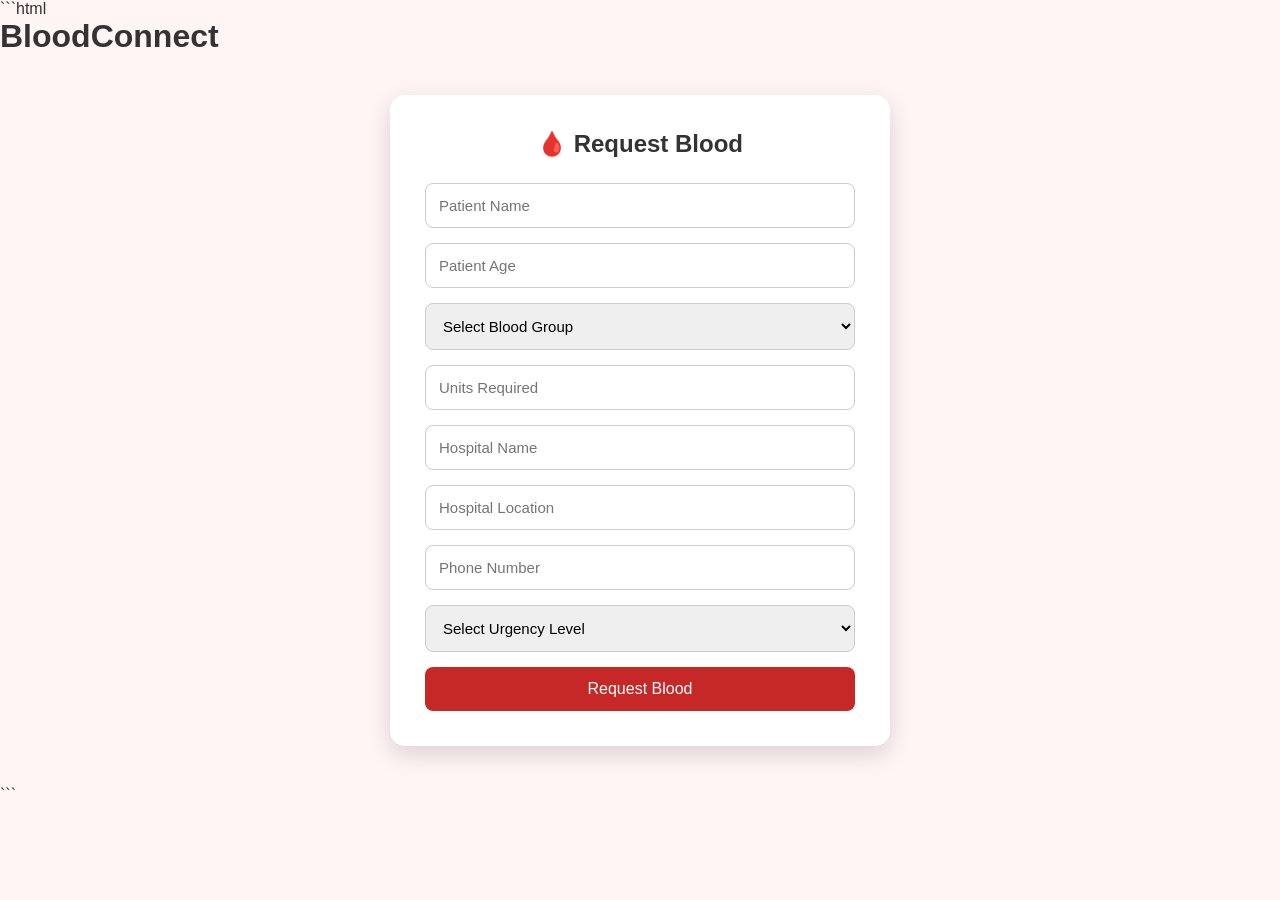
<file: BloodDonationNetwork/frontend/request.html>
```html
<!DOCTYPE html>
<html lang="en">
<head>
    <meta charset="UTF-8">
    <meta name="viewport" content="width=device-width, initial-scale=1.0">
    <title>Request Blood - BloodConnect</title>

    <link rel="stylesheet" href="style.css">

    <style>
        .request-container {
            min-height: 80vh;
            display: flex;
            justify-content: center;
            align-items: center;
            padding: 40px 20px;
        }

        .request-card {
            width: 100%;
            max-width: 500px;
            background: white;
            padding: 35px;
            border-radius: 15px;
            box-shadow: 0 8px 25px rgba(0, 0, 0, 0.15);
        }

        .request-card h2 {
            text-align: center;
            margin-bottom: 25px;
        }

        .request-card input,
        .request-card select {
            width: 100%;
            padding: 13px;
            margin-bottom: 15px;
            border: 1px solid #ccc;
            border-radius: 8px;
            box-sizing: border-box;
            font-size: 15px;
        }

        .request-card button {
            width: 100%;
            padding: 13px;
            border: none;
            border-radius: 8px;
            font-size: 16px;
            cursor: pointer;
        }
    </style>
</head>

<body>

<header>
    <h1>BloodConnect</h1>
</header>

<div class="request-container">

    <div class="request-card">

        <h2>🩸 Request Blood</h2>

        <form id="requestForm">

            <input type="text" id="patientName"
                   placeholder="Patient Name" required>

            <input type="number" id="patientAge"
                   placeholder="Patient Age" required>

            <select id="bloodGroup" required>
                <option value="">Select Blood Group</option>
                <option value="A+">A+</option>
                <option value="A-">A-</option>
                <option value="B+">B+</option>
                <option value="B-">B-</option>
                <option value="O+">O+</option>
                <option value="O-">O-</option>
                <option value="AB+">AB+</option>
                <option value="AB-">AB-</option>
            </select>

            <input type="number" id="unitsRequired"
                   placeholder="Units Required" required>

            <input type="text" id="hospitalName"
                   placeholder="Hospital Name" required>

            <input type="text" id="hospitalLocation"
                   placeholder="Hospital Location" required>

            <input type="tel" id="phone"
                   placeholder="Phone Number" required>

            <select id="urgencyLevel" required>
                <option value="">Select Urgency Level</option>
                <option value="Emergency">Emergency</option>
                <option value="Urgent">Urgent</option>
                <option value="Normal">Normal</option>
            </select>

            <button type="submit">
                Request Blood
            </button>

        </form>

    </div>

</div>

<script>

document.getElementById("requestForm")
.addEventListener("submit", async function(e) {

    e.preventDefault();

    /*
       First URL-la patientId check pannum.
       URL-la illa na sessionStorage-la check pannum.
    */

    const urlParams =
        new URLSearchParams(window.location.search);

    let patientId =
        urlParams.get("patientId");

    if (!patientId) {

        patientId =
            sessionStorage.getItem("patientId");
    }

    /*
       Rendu place-layum ID illa na mattum error
    */

    if (!patientId) {

        alert(
            "Patient details not found. Please register again."
        );

        window.location.href =
            "patient.html";

        return;
    }

    const request = {

        patientId: parseInt(patientId),

        patientName:
            document.getElementById("patientName").value,

        patientAge:
            parseInt(
                document.getElementById("patientAge").value
            ),

        bloodGroup:
            document.getElementById("bloodGroup").value,

        unitsRequired:
            parseInt(
                document.getElementById("unitsRequired").value
            ),

        hospitalName:
            document.getElementById("hospitalName").value,

        hospitalLocation:
            document.getElementById("hospitalLocation").value,

        phone:
            document.getElementById("phone").value,

        urgencyLevel:
            document.getElementById("urgencyLevel").value
    };

    try {

        const response =
            await fetch(
"https://blooddonation-network.onrender.com/blood-requests",               {
                    method: "POST",

                    headers: {
                        "Content-Type": "application/json"
                    },

                    body: JSON.stringify(request)
                }
            );

        if (response.ok) {

            const savedRequest =
                await response.json();
console.log("Saved blood request:", savedRequest);
            sessionStorage.setItem(
                "requestId",
                savedRequest.requestId
            );

            sessionStorage.setItem(
                "patientName",
                savedRequest.patientName
            );

            sessionStorage.setItem(
                "bloodGroup",
                savedRequest.bloodGroup
            );

            sessionStorage.setItem(
                "unitsRequired",
                savedRequest.unitsRequired
            );

            sessionStorage.setItem(
                "hospitalName",
                savedRequest.hospitalName
            );

            sessionStorage.setItem(
                "hospitalLocation",
                savedRequest.hospitalLocation
            );

            sessionStorage.setItem(
                "urgencyLevel",
                savedRequest.urgencyLevel
            );

            alert(
                "Blood request submitted successfully!"
            );

            // After submitting request, go to Find Donor
            window.location.href =
                "find.html";

        } else {

            alert(
                "Failed to submit blood request."
            );
        }

    } catch (error) {

        console.error(error);

        alert(
            "Unable to connect to server. Please check the backend."
        );
    }

});

</script>

</body>
</html>
```
</file>
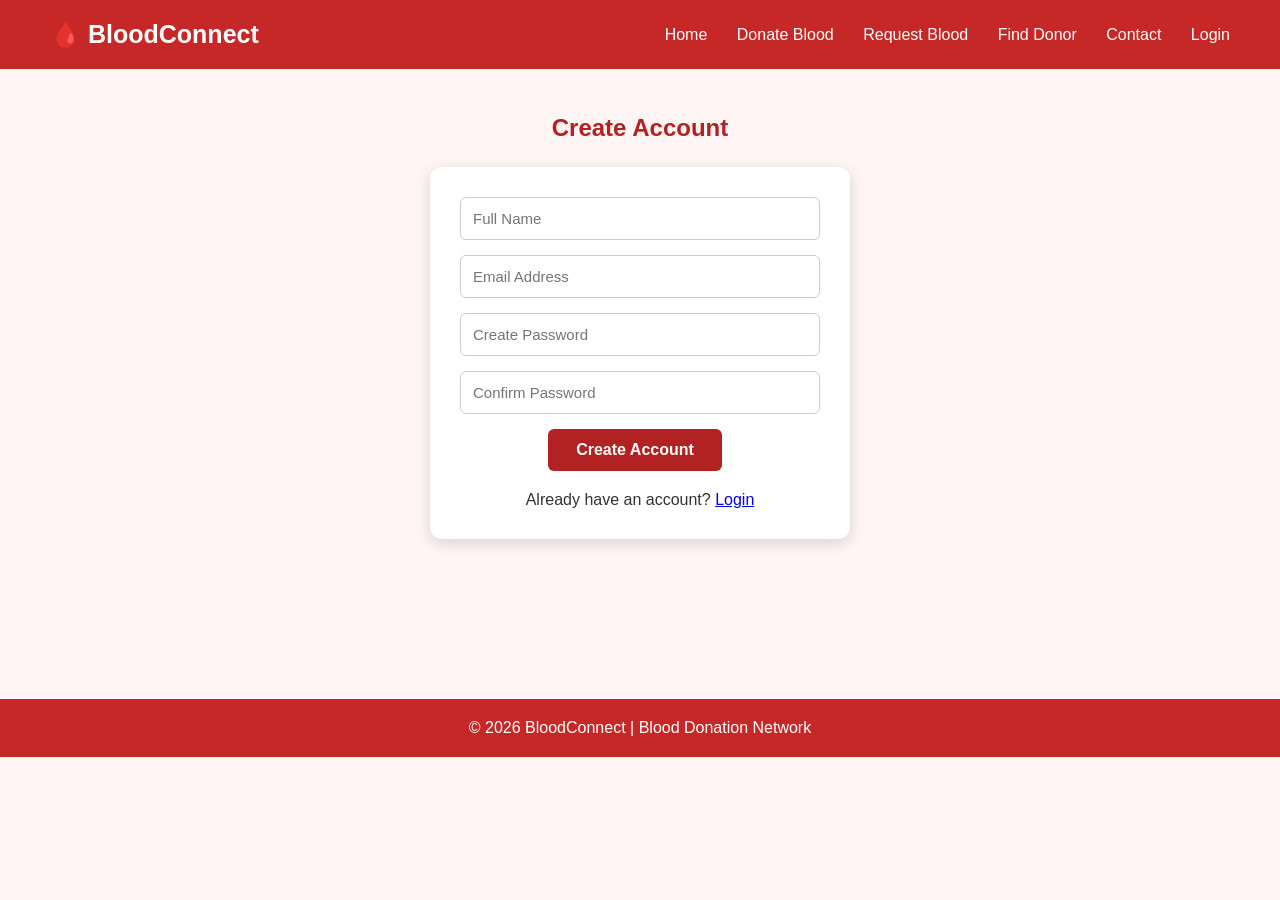
<file: BloodDonationNetwork/frontend/signup.html>
<!DOCTYPE html>
<html lang="en">

<head>

    <meta charset="UTF-8">
    <meta name="viewport" content="width=device-width, initial-scale=1.0">

    <title>Sign Up - BloodConnect</title>

    <link rel="stylesheet" href="style.css">

    <style>

        .signup-section {
            min-height: 600px;
            padding: 45px 20px;
            text-align: center;
        }

        .signup-section h2 {
            color: #b22222;
            margin-bottom: 25px;
        }

        .signup-card {
            width: 420px;
            max-width: 90%;
            margin: auto;
            padding: 30px;
            background: white;
            border-radius: 12px;
            box-shadow: 0 4px 15px rgba(0,0,0,0.15);
        }

        .signup-card input {
            width: 100%;
            box-sizing: border-box;
            padding: 12px;
            margin-bottom: 15px;
            border: 1px solid #ccc;
            border-radius: 6px;
            font-size: 15px;
        }

        .signup-card button {
            padding: 12px 28px;
            background: #b22222;
            color: white;
            border: none;
            border-radius: 6px;
            font-size: 16px;
            font-weight: bold;
            cursor: pointer;
        }

        .signup-card button:hover {
            opacity: 0.85;
        }

    </style>

</head>


<body>

<nav>

    <h2>🩸 BloodConnect</h2>

    <div class="nav-links">

        <a href="index.html">Home</a>
        <a href="donate.html">Donate Blood</a>
        <a href="request.html">Request Blood</a>
        <a href="find.html">Find Donor</a>
        <a href="contact.html">Contact</a>
        <a href="login.html">Login</a>

    </div>

</nav>


<section class="signup-section">

    <h2>Create Account</h2>

    <div class="signup-card">

        <form onsubmit="signupUser(event)">

            <input
                type="text"
                id="name"
                placeholder="Full Name"
                required
            >

            <input
                type="email"
                id="email"
                placeholder="Email Address"
                required
            >

            <input
                type="password"
                id="password"
                placeholder="Create Password"
                required
            >

            <input
                type="password"
                id="confirmPassword"
                placeholder="Confirm Password"
                required
            >

            <button type="submit">
                Create Account
            </button>

        </form>


        <p style="margin-top: 20px;">

            Already have an account?

            <a href="login.html">
                Login
            </a>

        </p>

    </div>

</section>


<footer>

    <p>© 2026 BloodConnect | Blood Donation Network</p>

</footer>


<script>

function signupUser(event) {

    event.preventDefault();

    const name =
        document.getElementById("name").value;

    const email =
        document.getElementById("email").value;

    const password =
        document.getElementById("password").value;

    const confirmPassword =
        document.getElementById("confirmPassword").value;


    if (password !== confirmPassword) {

        alert("Passwords do not match!");

        return;
    }


    const user = {

        name: name,
        email: email,
        password: password

    };


    fetch("http://localhost:8080/users", {

        method: "POST",

        headers: {

            "Content-Type": "application/json"

        },

        body: JSON.stringify(user)

    })

    .then(response => {

        if (!response.ok) {

            throw new Error("Signup failed");

        }

        return response.json();

    })

    .then(data => {

        alert("Account created successfully!");

        window.location.href = "login.html";

    })

    .catch(error => {

        console.error(error);

        alert("Error creating account!");

    });

}

</script>


</body>

</html>
</file>
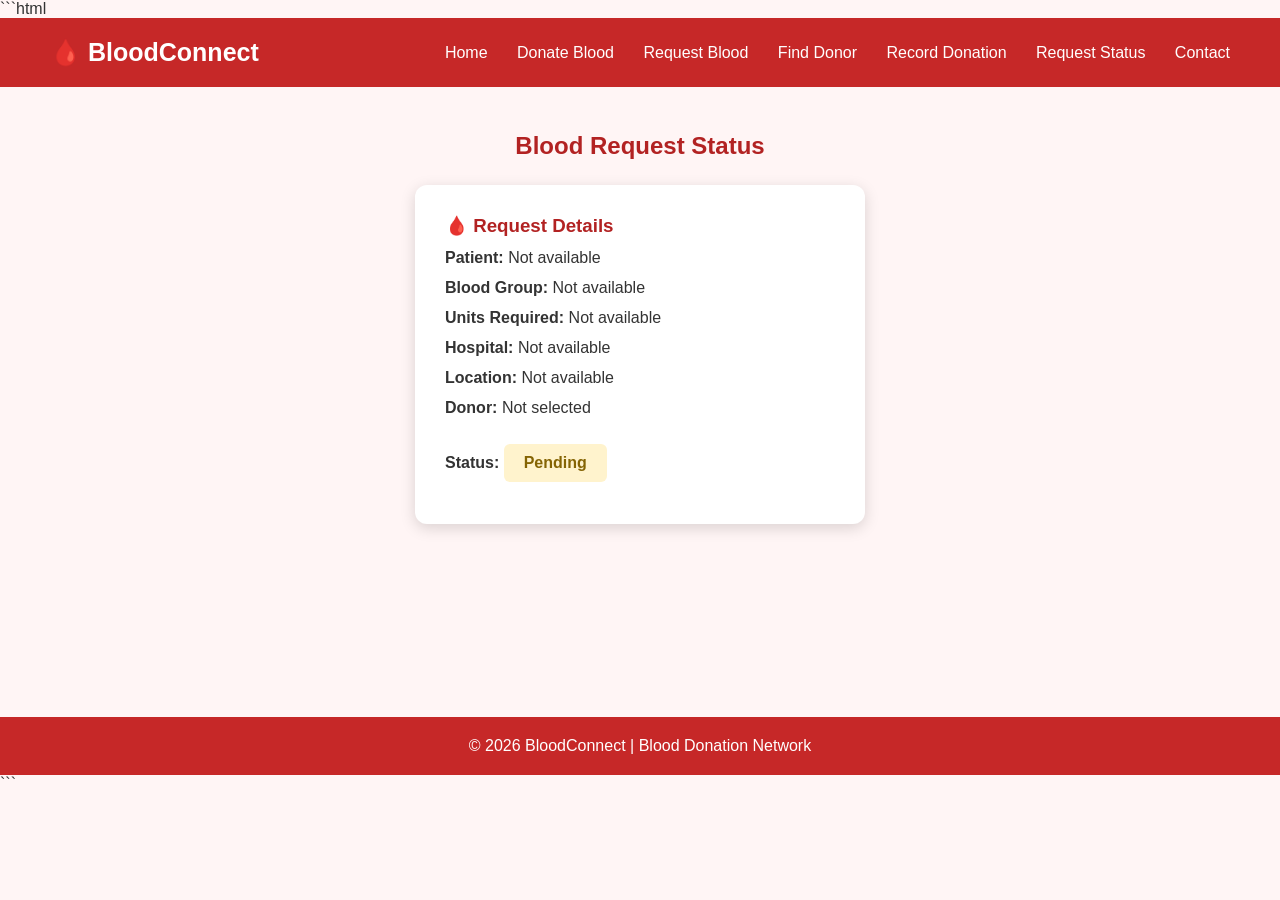
<file: BloodDonationNetwork/frontend/status.html>
```html
<!DOCTYPE html>
<html lang="en">

<head>
    <meta charset="UTF-8">
    <meta name="viewport" content="width=device-width, initial-scale=1.0">

    <title>Request Status - BloodConnect</title>

    <link rel="stylesheet" href="style.css">

    <style>

        .status-section {
            min-height: 600px;
            padding: 45px 20px;
            text-align: center;
        }

        .status-section h2 {
            color: #b22222;
            margin-bottom: 25px;
        }

        .status-card {
            width: 450px;
            max-width: 90%;
            margin: auto;
            padding: 30px;
            background: white;
            border-radius: 12px;
            box-shadow: 0 4px 15px rgba(0,0,0,0.15);
            text-align: left;
        }

        .status-card h3 {
            color: #b22222;
            margin-top: 0;
        }

        .status-card p {
            margin: 12px 0;
        }

        .status {
            display: inline-block;
            margin-top: 15px;
            padding: 10px 20px;
            border-radius: 6px;
            background: #fff3cd;
            color: #856404;
            font-weight: bold;
        }

        .matched {
            background: #d4edda;
            color: #155724;
        }

        .fulfilled {
            background: #d4edda;
            color: #155724;
        }

        .rejected {
            background: #f8d7da;
            color: #721c24;
        }

        .donation-btn {
            display: none;
            margin-top: 20px;
            padding: 12px 22px;
            background: #b22222;
            color: white;
            border: none;
            border-radius: 6px;
            font-size: 16px;
            font-weight: bold;
            cursor: pointer;
        }

        .donation-btn:hover {
            opacity: 0.85;
        }

    </style>

</head>

<body>

<nav>

    <h2>🩸 BloodConnect</h2>

    <div class="nav-links">

        <a href="index.html">Home</a>
        <a href="donate.html">Donate Blood</a>
        <a href="request.html">Request Blood</a>
        <a href="find.html">Find Donor</a>
        <a href="donation.html">Record Donation</a>
        <a href="status.html">Request Status</a>
        <a href="contact.html">Contact</a>
    </div>

</nav>


<section class="status-section">

    <h2>Blood Request Status</h2>

    <div class="status-card">

        <h3>🩸 Request Details</h3>

        <p>
            <strong>Patient:</strong>
            <span id="patientName"></span>
        </p>

        <p>
            <strong>Blood Group:</strong>
            <span id="bloodGroup"></span>
        </p>

        <p>
            <strong>Units Required:</strong>
            <span id="unitsRequired"></span>
        </p>

        <p>
            <strong>Hospital:</strong>
            <span id="hospitalName"></span>
        </p>

        <p>
            <strong>Location:</strong>
            <span id="hospitalLocation"></span>
        </p>

        <p>
            <strong>Donor:</strong>
            <span id="donorName">Not selected</span>
        </p>

        <p>
            <strong>Status:</strong>

            <span id="statusText" class="status">
                Pending
            </span>

        </p>

        <button
            id="donationButton"
            class="donation-btn"
            onclick="recordDonation()">

            Record Donation

        </button>

    </div>

</section>


<footer>

    <p>© 2026 BloodConnect | Blood Donation Network</p>

</footer>


<script>

/* Get request details from sessionStorage */

const patientName =
    sessionStorage.getItem("patientName");

const bloodGroup =
    sessionStorage.getItem("bloodGroup");

const unitsRequired =
    sessionStorage.getItem("unitsRequired");

const hospitalName =
    sessionStorage.getItem("hospitalName");

const hospitalLocation =
    sessionStorage.getItem("hospitalLocation");


/* Display request details */

document.getElementById("patientName").textContent =
    patientName || "Not available";

document.getElementById("bloodGroup").textContent =
    bloodGroup || "Not available";

document.getElementById("unitsRequired").textContent =
    unitsRequired || "Not available";

document.getElementById("hospitalName").textContent =
    hospitalName || "Not available";

document.getElementById("hospitalLocation").textContent =
    hospitalLocation || "Not available";


/* Get URL parameters */

const params =
    new URLSearchParams(window.location.search);

const status =
    params.get("status");

const donorName =
    params.get("donorName");


/* Get elements */

const statusText =
    document.getElementById("statusText");

const donationButton =
    document.getElementById("donationButton");


/* Display donor */

if (donorName) {

    document.getElementById("donorName").textContent =
        donorName;

}


/* Matched */

if (status === "Matched") {

    statusText.textContent =
        "Matched";

    statusText.classList.add("matched");

    donationButton.style.display =
        "inline-block";

}


/* Fulfilled */

else if (status === "Fulfilled") {

    statusText.textContent =
        "Fulfilled";

    statusText.classList.add("fulfilled");

}


/* Rejected */

else if (status === "Rejected") {

    statusText.textContent =
        "Rejected";

    statusText.classList.add("rejected");

}


/* Pending */

else {

    statusText.textContent =
        "Pending";

}


/* Record Donation */

function recordDonation() {

    window.location.href =
        "donation.html";

}

</script>

</body>

</html>
```
</file>
<file: BloodDonationNetwork/frontend/style.css>
* {
    margin: 0;
    padding: 0;
    box-sizing: border-box;
}

body {
    font-family: Arial, sans-serif;
    background: #fff5f5;
    color: #333;
}

nav {
    background: #c62828;
    color: white;
    padding: 20px 50px;
    display: flex;
    justify-content: space-between;
    align-items: center;
}

nav h2 {
    font-size: 25px;
}

.nav-links a {
    color: white;
    text-decoration: none;
    margin-left: 25px;
    font-size: 16px;
}

.hero {
    min-height: 500px;
    display: flex;
    align-items: center;
    padding: 60px 10%;
    background: #ffe5e5;
}

.hero h1 {
    font-size: 55px;
    color: #b71c1c;
    margin-bottom: 20px;
}

.hero p {
    font-size: 20px;
    max-width: 600px;
    line-height: 1.6;
    margin-bottom: 30px;
}

button {
    padding: 14px 25px;
    border: none;
    border-radius: 6px;
    background: #c62828;
    color: white;
    font-size: 16px;
    cursor: pointer;
    margin-right: 10px;
}

button:hover {
    background: #8e0000;
}

.request {
    background: white;
    color: #c62828;
    border: 2px solid #c62828;
}

.about {
    padding: 60px 10%;
    text-align: center;
}

.about h2 {
    font-size: 35px;
    color: #b71c1c;
    margin-bottom: 35px;
}

.cards {
    display: flex;
    justify-content: center;
    gap: 25px;
}

.card {
    background: white;
    padding: 30px;
    width: 30%;
    border-radius: 10px;
    box-shadow: 0 4px 10px #ddd;
}

.card h3 {
    margin-bottom: 15px;
    color: #c62828;
}

.card p {
    line-height: 1.5;
}

footer {
    background: #c62828;
    color: white;
    text-align: center;
    padding: 20px;
    margin-top: 30px;
}
input, select, textarea {
    width: 100%;
    padding: 12px;
    border: 1px solid #ccc;
    border-radius: 6px;
    font-size: 16px;
    margin-bottom: 5px;
}

input:focus, select:focus, textarea:focus {
    outline: none;
    border-color: #c62828;
}

textarea {
    resize: vertical;
}
</file>
